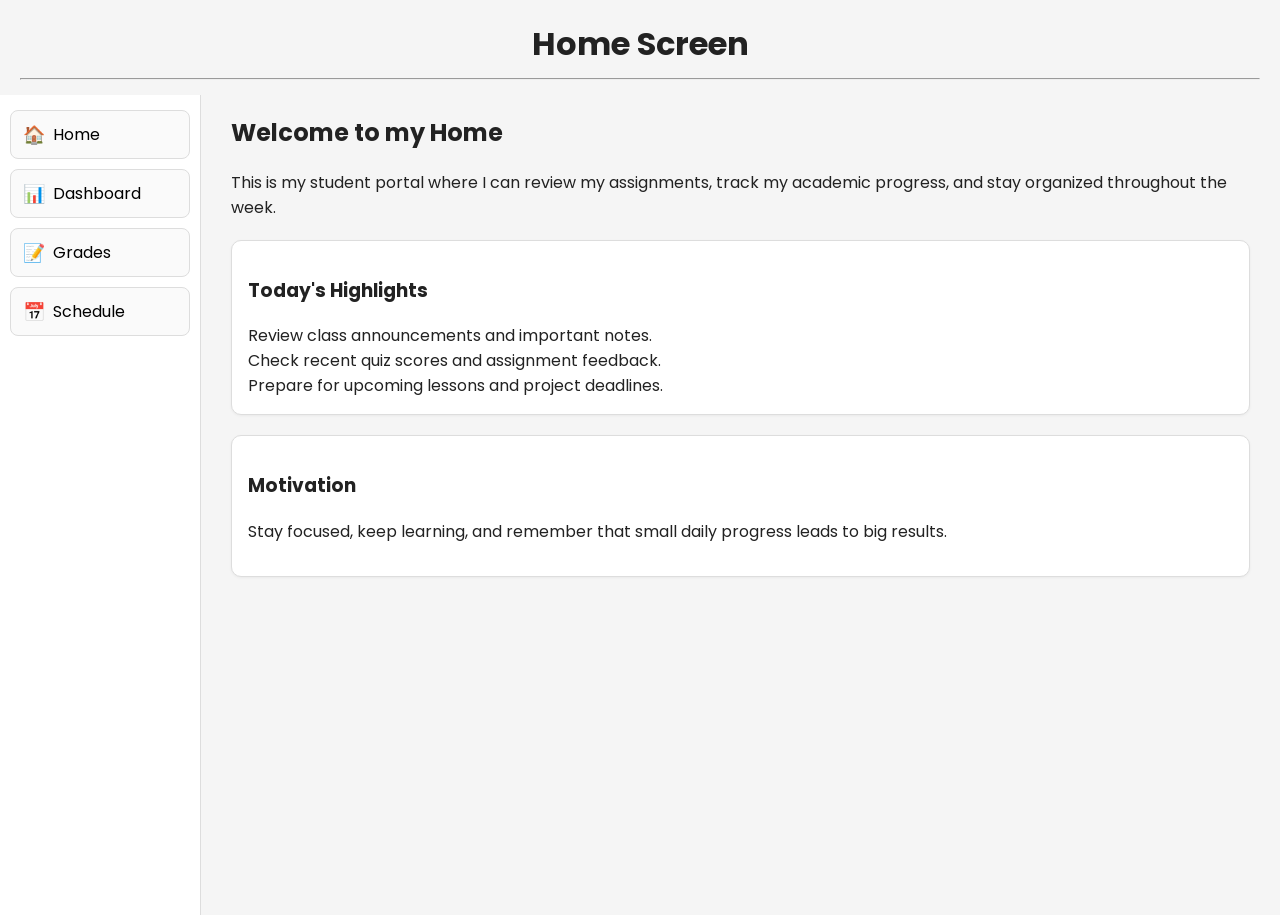
<file: TRIAL/index.html>
<!DOCTYPE html>
<html>
    <head>
        <title>Student Dashboard</title>
        <link rel="preconnect" href="https://fonts.googleapis.com">
        <link rel="preconnect" href="https://fonts.gstatic.com" crossorigin>
        <link href="https://fonts.googleapis.com/css2?family=Poppins:wght@400;500;600;700&display=swap" rel="stylesheet">
        <link rel="stylesheet" href="style.css">
    </head>

    <body>
        <h1 class="homescreen">Home Screen</h1>
        <hr>

        <div class="layout">
            <div class="sidebar">
                <ul>
                    <li><a class="index" href="index.html"><span class="icon">🏠</span> Home</a></li>
                    <li><a class="dashboard" href="dashboard.html"><span class="icon">📊</span> Dashboard</a></li>
                    <li><a class="grades" href="grades.html"><span class="icon">📝</span> Grades</a></li>
                    <li><a class="schedule" href="schedule.html"><span class="icon">📅</span> Schedule</a></li>
                </ul>
            </div>

            <div class="content">
                <h2>Welcome to my Home</h2>
                <p class="pee">This is my student portal where I can review my assignments, track my academic progress, and stay organized throughout the week.</p>

                <div class="info-card">
                    <h3>Today's Highlights</h3>
                    <ul>
                        <li>Review class announcements and important notes.</li>
                        <li>Check recent quiz scores and assignment feedback.</li>
                        <li>Prepare for upcoming lessons and project deadlines.</li>
                    </ul>
                </div>

                <div class="info-card">
                    <h3>Motivation</h3>
                    <p>Stay focused, keep learning, and remember that small daily progress leads to big results.</p>
                </div>
            </div>
        </div>
    </body>
</html>
</file>
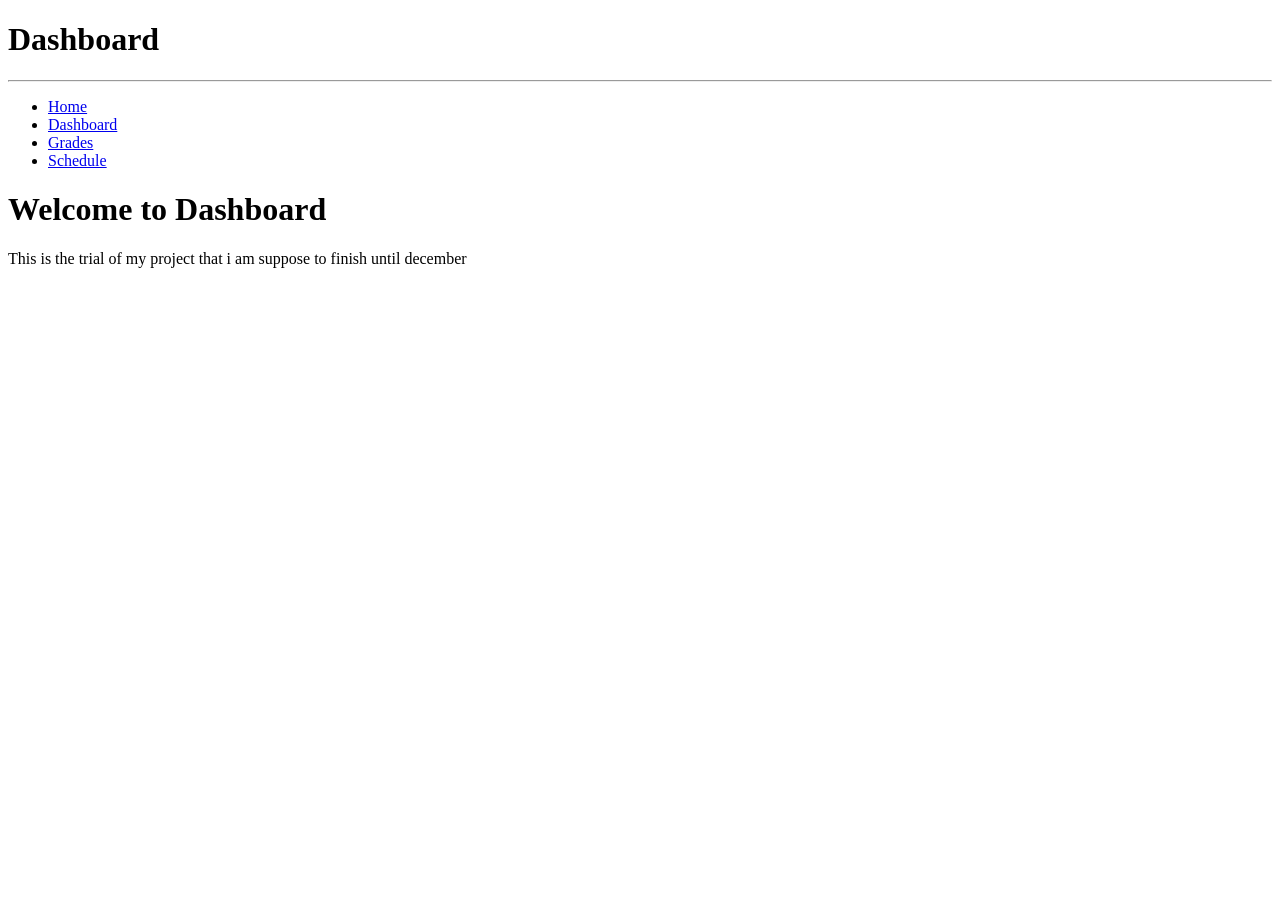
<file: dashboard.html>
<!DOCTYPE html>
<html>
    <title>Dashboard</title>
        <link rel="stylesheet" href="style.css">
      
<body>
      <h1 class="dashboard1">Dashboard</h1> 
        <hr>
        
<div class="layout">

    <div class="sidebar">

        <ul>
            <li>
            <a class="home" href="lobby.html">Home</a></li>
            <li><a class="dashboard" href="dashboard.html">Dashboard</a></li>
            <li><a class="grades" href="grades.html"Grades>Grades</a></li>
            <li><a class="schedule" href="schedule.html">Schedule</a></li>
        </ul>

    </div>
    <div class="content">
    <h1>Welcome to Dashboard</h1>
        <p class="pee">
            This is the trial of my project that i am suppose to finish until december
        </p>
     </div>
     
</div>
</body>

</html>
</file>
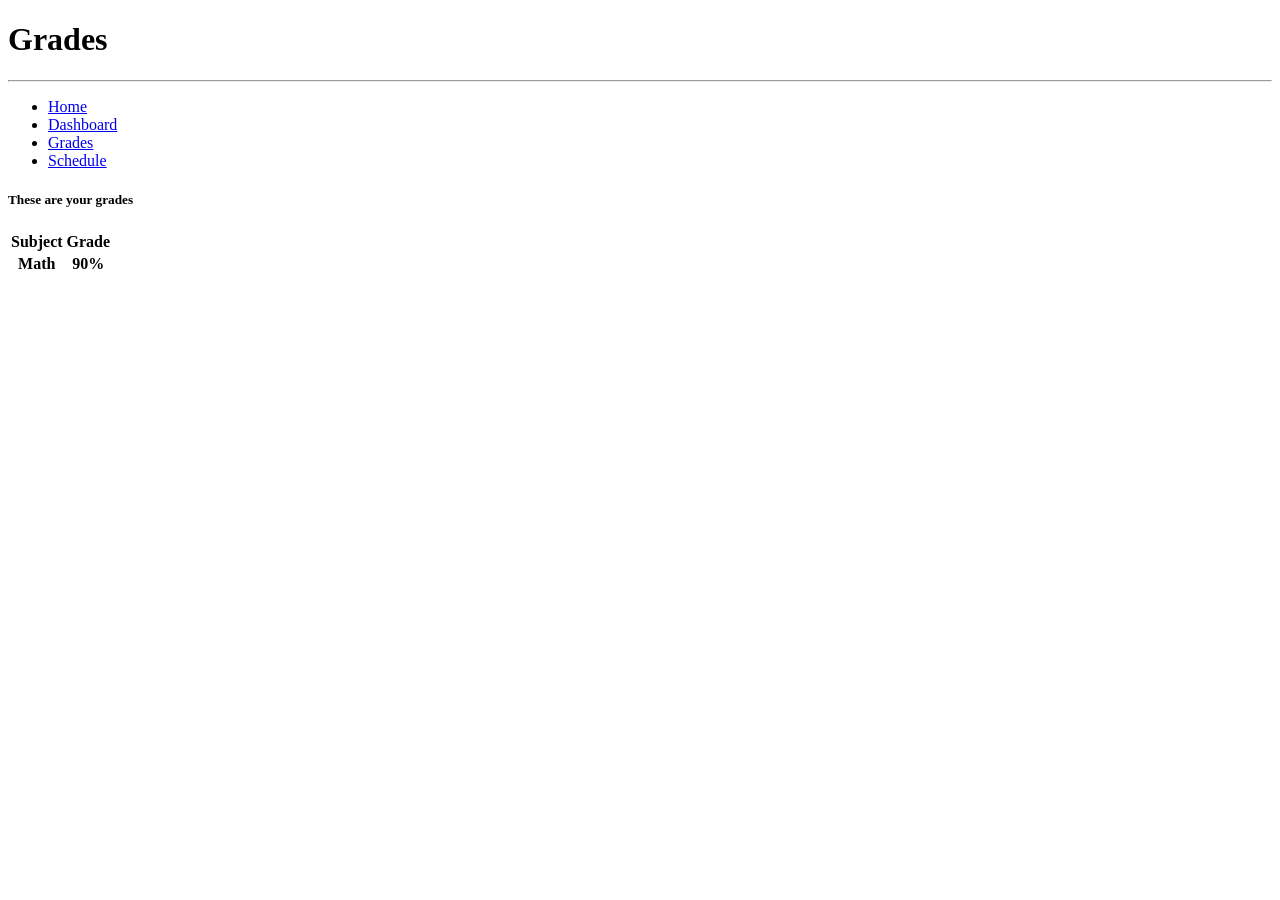
<file: grades.html>
<!DOCTYPE html>
<html>
        <title>Grades</title>
        <link rel="stylesheet" href="style.css">
           
<body>
 <h1 class="grades1">Grades</h1>
        <hr>
<div class="layout">
    <div class="sidebar">
        <ul>
             <li><a class="index" href="index.html">Home</a></li>
            <li><a class="dashboard" href="dashboard.html">Dashboard</a></li>
         <li><a class="grades" href="grades.html">Grades</a></li>
         <li><a class="schedule" href="schedule.html">Schedule</a></li>
        </ul>
    </div>
<div class="content"> 
    <h5>These are your grades</h5>

<table>
    <tr>
        <th>Subject</th>
        <th>Grade</th>
    </tr>

    <tr>
        <th>Math</th>
        <th>90%</th>
    </tr>
</table>
    
</div>
</body>

</html>
</file>
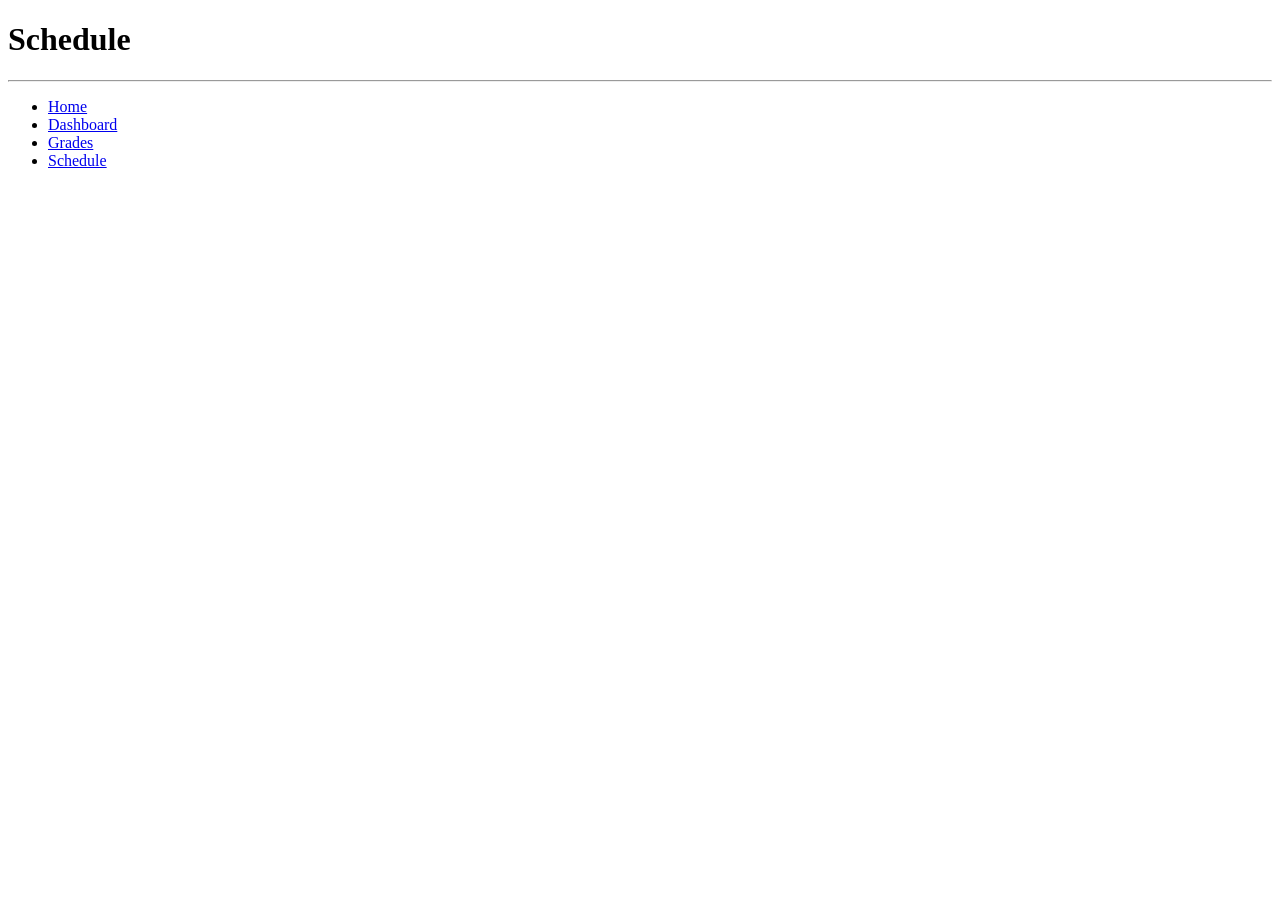
<file: schedule.html>
<!DOCTYPE html>
<html>
        <title>Schedule</title>
        <link rel="stylesheet" href="style.css">
         
<body>
       <h1 class="grades1">Schedule</h1>
    <hr>

<div class="layout">

    <div class="sidebar">
        <ul>
            <li><a class="index" href="index.html">Home</a></li>
            <li><a class="dashboard" href="dashboard.html">Dashboard</a></li>
            <li><a class="grades" href="grades.html">Grades</a></li>
            <li><a class="schedule" href="schedule.html">Schedule</a></li>
        </ul>

    </div>
    
</body>

</html>
</file>
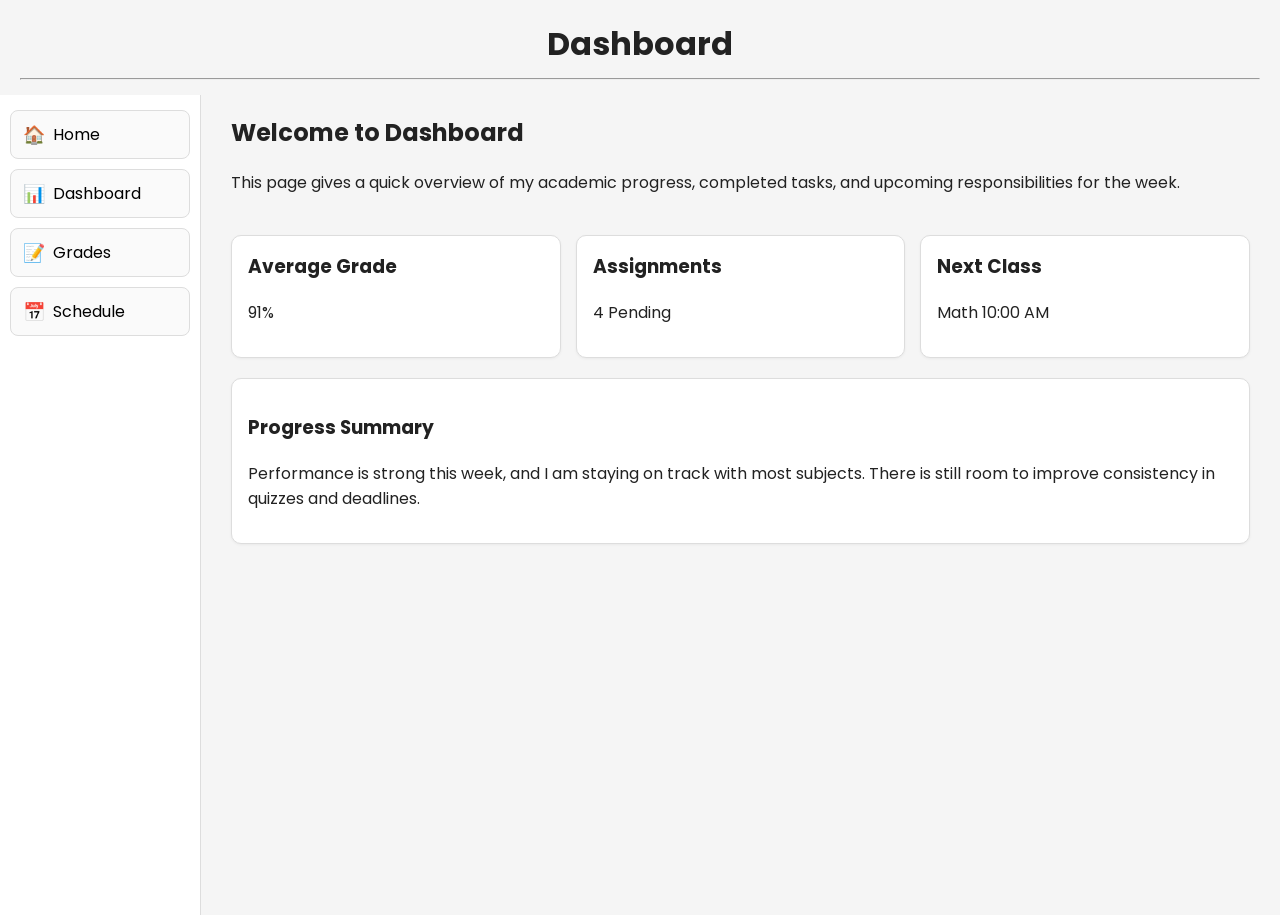
<file: TRIAL/dashboard.html>
<!DOCTYPE html>
<html>
    <head>
        <title>Dashboard</title>
        <link rel="preconnect" href="https://fonts.googleapis.com">
        <link rel="preconnect" href="https://fonts.gstatic.com" crossorigin>
        <link href="https://fonts.googleapis.com/css2?family=Poppins:wght@400;500;600;700&display=swap" rel="stylesheet">
        <link rel="stylesheet" href="style.css">
    </head>

    <body>
        <h1 class="dashboard1">Dashboard</h1>
        <hr>

        <div class="layout">
            <div class="sidebar">
                <ul>
                    <li><a class="home" href="index.html"><span class="icon">🏠</span> Home</a></li>
                    <li><a class="dashboard" href="dashboard.html"><span class="icon">📊</span> Dashboard</a></li>
                    <li><a class="grades" href="grades.html"><span class="icon">📝</span> Grades</a></li>
                    <li><a class="schedule" href="schedule.html"><span class="icon">📅</span> Schedule</a></li>
                </ul>
            </div>

            <div class="content">
                <h2>Welcome to Dashboard</h2>
                <p class="pee">This page gives a quick overview of my academic progress, completed tasks, and upcoming responsibilities for the week.</p>

                <div class="stat-grid">
                    <div class="stat-box">
                        <h3>Average Grade</h3>
                        <p>91%</p>
                    </div>
                    <div class="stat-box">
                        <h3>Assignments</h3>
                        <p>4 Pending</p>
                    </div>
                    <div class="stat-box">
                        <h3>Next Class</h3>
                        <p>Math 10:00 AM</p>
                    </div>
                </div>

                <div class="info-card">
                    <h3>Progress Summary</h3>
                    <p>Performance is strong this week, and I am staying on track with most subjects. There is still room to improve consistency in quizzes and deadlines.</p>
                </div>
            </div>
        </div>
    </body>
</html>
</file>
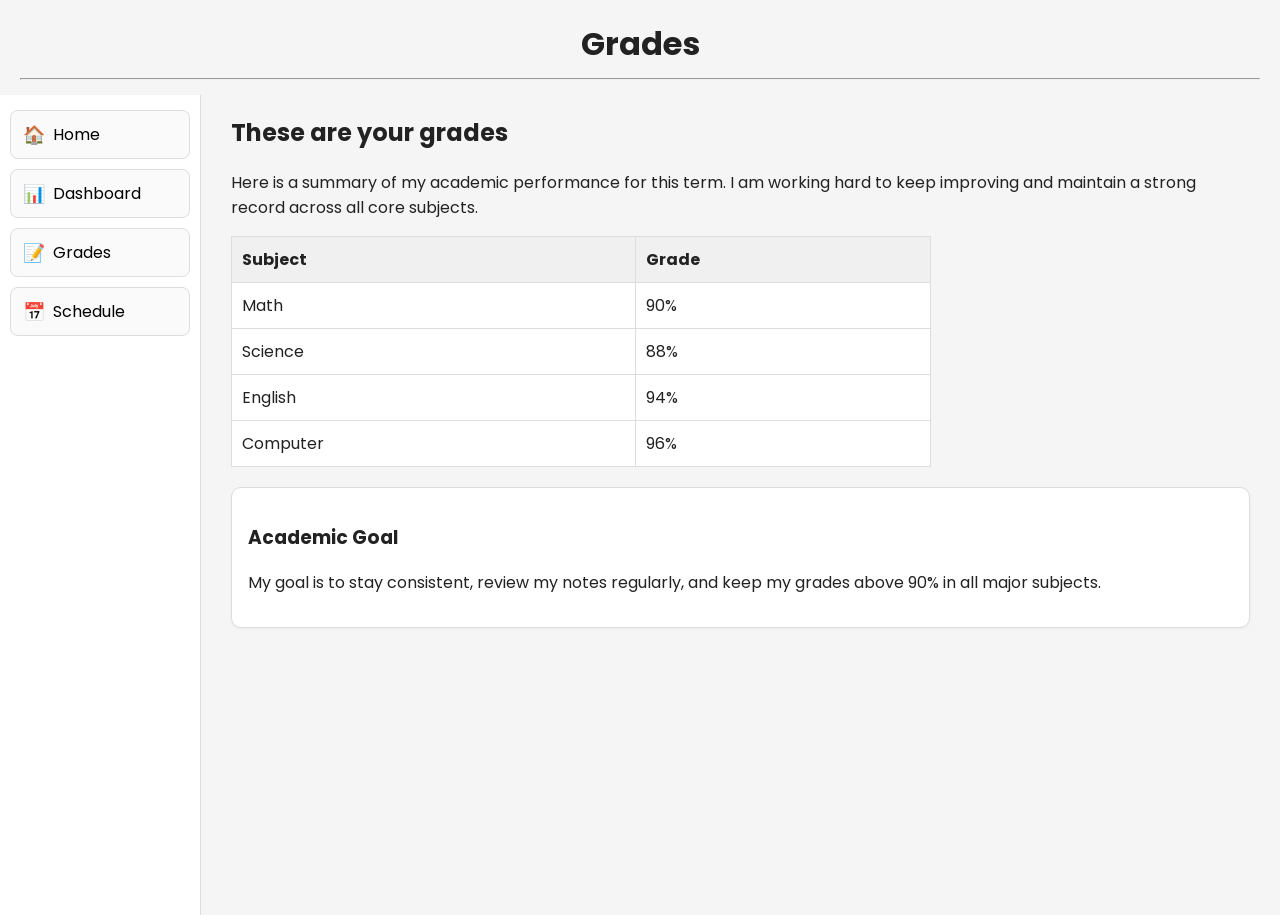
<file: TRIAL/grades.html>
<!DOCTYPE html>
<html>
    <head>
        <title>Grades</title>
        <link rel="preconnect" href="https://fonts.googleapis.com">
        <link rel="preconnect" href="https://fonts.gstatic.com" crossorigin>
        <link href="https://fonts.googleapis.com/css2?family=Poppins:wght@400;500;600;700&display=swap" rel="stylesheet">
        <link rel="stylesheet" href="style.css">
    </head>

    <body>
        <h1 class="grades1">Grades</h1>
        <hr>

        <div class="layout">
            <div class="sidebar">
                <ul>
                    <li><a class="index" href="index.html"><span class="icon">🏠</span> Home</a></li>
                    <li><a class="dashboard" href="dashboard.html"><span class="icon">📊</span> Dashboard</a></li>
                    <li><a class="grades" href="grades.html"><span class="icon">📝</span> Grades</a></li>
                    <li><a class="schedule" href="schedule.html"><span class="icon">📅</span> Schedule</a></li>
                </ul>
            </div>

            <div class="content">
                <h2>These are your grades</h2>
                <p>Here is a summary of my academic performance for this term. I am working hard to keep improving and maintain a strong record across all core subjects.</p>

                <table class="grades-table">
                    <tr>
                        <th>Subject</th>
                        <th>Grade</th>
                    </tr>
                    <tr>
                        <td>Math</td>
                        <td>90%</td>
                    </tr>
                    <tr>
                        <td>Science</td>
                        <td>88%</td>
                    </tr>
                    <tr>
                        <td>English</td>
                        <td>94%</td>
                    </tr>
                    <tr>
                        <td>Computer</td>
                        <td>96%</td>
                    </tr>
                </table>

                <div class="info-card">
                    <h3>Academic Goal</h3>
                    <p>My goal is to stay consistent, review my notes regularly, and keep my grades above 90% in all major subjects.</p>
                </div>
            </div>
        </div>
    </body>
</html>
</file>
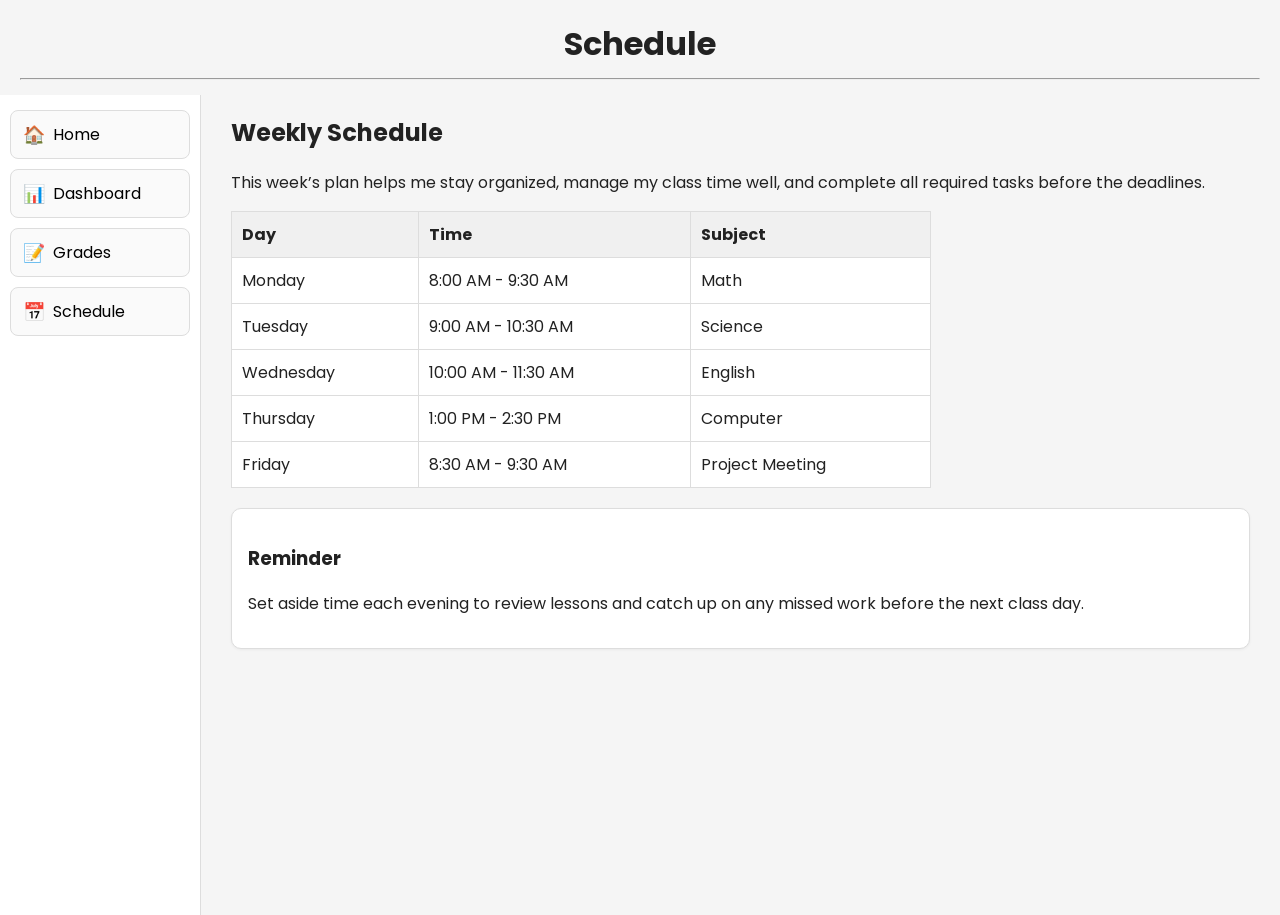
<file: TRIAL/schedule.html>
<!DOCTYPE html>
<html>
    <head>
        <title>Schedule</title>
        <link rel="preconnect" href="https://fonts.googleapis.com">
        <link rel="preconnect" href="https://fonts.gstatic.com" crossorigin>
        <link href="https://fonts.googleapis.com/css2?family=Poppins:wght@400;500;600;700&display=swap" rel="stylesheet">
        <link rel="stylesheet" href="style.css">
    </head>

    <body>
        <h1 class="grades1">Schedule</h1>
        <hr>

        <div class="layout">
            <div class="sidebar">
                <ul>
                    <li><a class="index" href="index.html"><span class="icon">🏠</span> Home</a></li>
                    <li><a class="dashboard" href="dashboard.html"><span class="icon">📊</span> Dashboard</a></li>
                    <li><a class="grades" href="grades.html"><span class="icon">📝</span> Grades</a></li>
                    <li><a class="schedule" href="schedule.html"><span class="icon">📅</span> Schedule</a></li>
                </ul>
            </div>

            <div class="content">
                <h2>Weekly Schedule</h2>
                <p>This week’s plan helps me stay organized, manage my class time well, and complete all required tasks before the deadlines.</p>

                <table class="schedule-table">
                    <tr>
                        <th>Day</th>
                        <th>Time</th>
                        <th>Subject</th>
                    </tr>
                    <tr>
                        <td>Monday</td>
                        <td>8:00 AM - 9:30 AM</td>
                        <td>Math</td>
                    </tr>
                    <tr>
                        <td>Tuesday</td>
                        <td>9:00 AM - 10:30 AM</td>
                        <td>Science</td>
                    </tr>
                    <tr>
                        <td>Wednesday</td>
                        <td>10:00 AM - 11:30 AM</td>
                        <td>English</td>
                    </tr>
                    <tr>
                        <td>Thursday</td>
                        <td>1:00 PM - 2:30 PM</td>
                        <td>Computer</td>
                    </tr>
                    <tr>
                        <td>Friday</td>
                        <td>8:30 AM - 9:30 AM</td>
                        <td>Project Meeting</td>
                    </tr>
                </table>

                <div class="info-card">
                    <h3>Reminder</h3>
                    <p>Set aside time each evening to review lessons and catch up on any missed work before the next class day.</p>
                </div>
            </div>
        </div>
    </body>
</html>
</file>
<file: TRIAL/style.css>
body {
    margin: 0;
    font-family: 'Poppins', Arial, sans-serif;
    background: #f5f5f5;
    color: #222;
}

.homescreen,
.dashboard1,
.grades1 {
    text-align: center;
    margin: 20px 0 10px;
}

hr {
    margin: 0 20px 15px;
}

ul {
    list-style-type: none;
    padding: 0;
    margin: 0;
}

a {
    color: black;
    text-decoration: none;
}

.layout {
    display: flex;
    min-height: calc(100vh - 80px);
}

.sidebar {
    width: 180px;
    background: #ffffff;
    border-right: 1px solid #ddd;
    padding: 15px 10px;
}

.sidebar li {
    margin-bottom: 10px;
    border: 1px solid #ddd;
    border-radius: 8px;
    background: #fafafa;
}

.sidebar a {
    display: flex;
    align-items: center;
    gap: 8px;
    padding: 10px 12px;
}

.icon {
    font-size: 18px;
}

.content {
    flex: 1;
    padding: 20px 30px;
    text-align: left;
}

.content h2 {
    margin-top: 0;
}

.pee {
    text-align: left;
}

.info-card,
.stat-box {
    border: 1px solid #ddd;
    border-radius: 10px;
    background: #fff;
    padding: 16px;
    margin-top: 20px;
    box-shadow: 0 1px 3px rgba(0, 0, 0, 0.05);
}

.stat-grid {
    display: grid;
    grid-template-columns: repeat(3, minmax(150px, 1fr));
    gap: 15px;
    margin-top: 20px;
}

.stat-box h3 {
    margin-top: 0;
}

table {
    border-collapse: collapse;
    width: 100%;
    margin-top: 15px;
    background: #fff;
}

th,
td {
    border: 1px solid #ddd;
    padding: 10px;
    text-align: left;
}

th {
    background: #f0f0f0;
}

.grades-table,
.schedule-table {
    max-width: 700px;
}

@media (max-width: 600px) {
    .layout {
        flex-direction: column;
    }

    .sidebar {
        width: 100%;
        border-right: none;
        border-bottom: 1px solid #ddd;
    }

    .stat-grid {
        grid-template-columns: 1fr;
    }
}
</file>
<file: style.css>
.renz {
    color: blue;
    font-size: 24px;
    margin-top: 20px;

}
</file>
